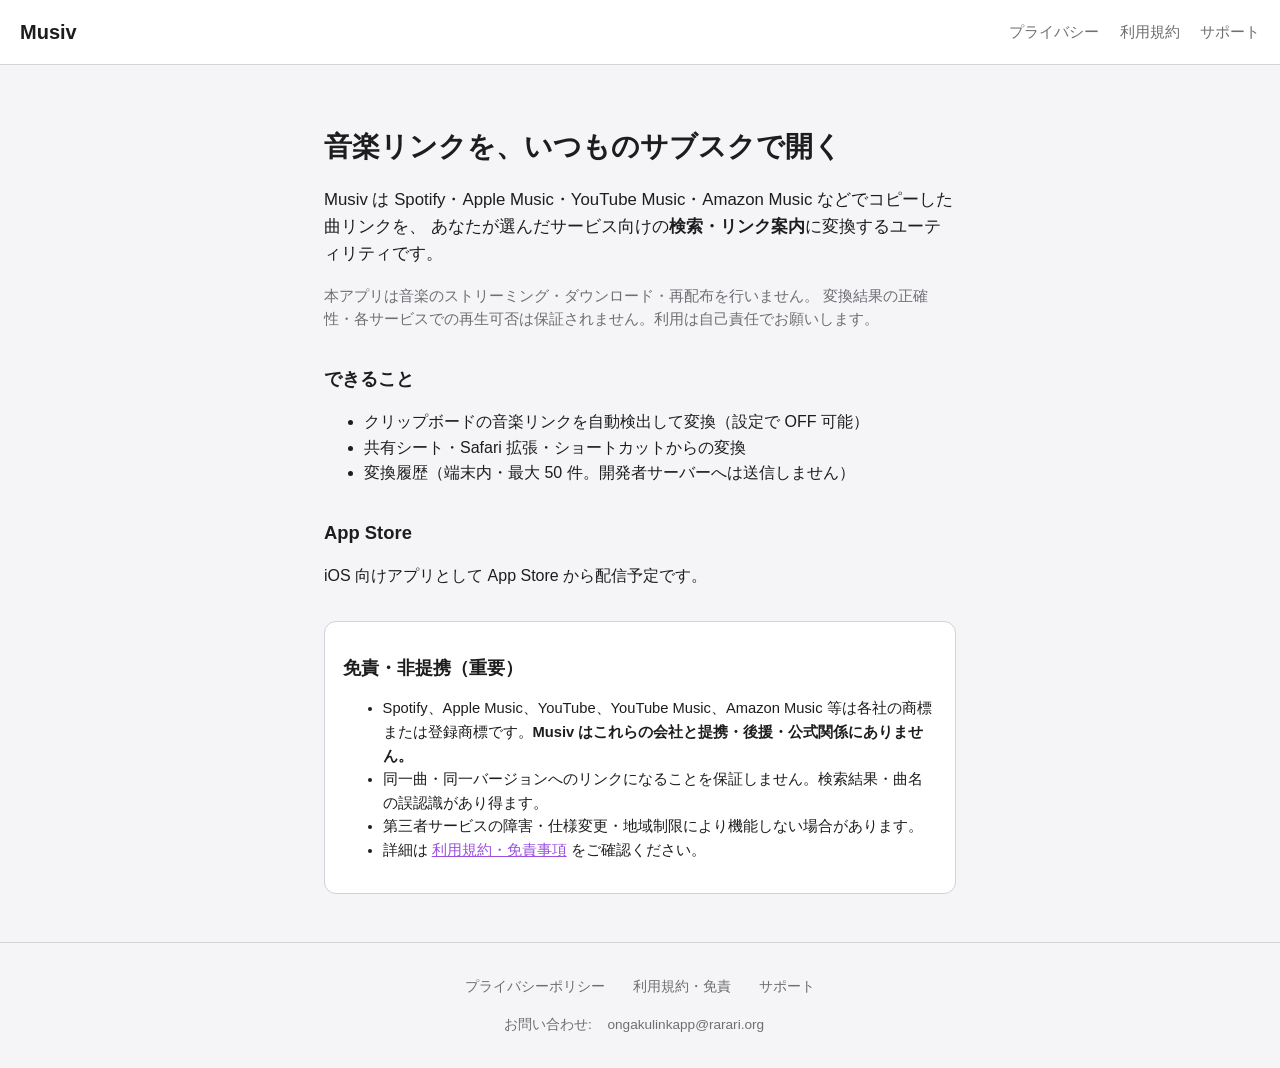
<file: index.html>
<!DOCTYPE html>
<html lang="ja">
<head>
  <meta charset="utf-8">
  <meta name="viewport" content="width=device-width, initial-scale=1">
  <title>Musiv — 音楽リンクをあなたのサブスクへ</title>
  <meta name="description" content="Spotify・Apple Music などの共有リンクを、登録したサブスクリプション向けのリンクに変換する iOS アプリです。">
  <link rel="stylesheet" href="style.css">
</head>
<body>
  <header class="site-header">
    <p class="logo">Musiv</p>
    <nav>
      <a href="privacy.html">プライバシー</a>
      <a href="terms.html">利用規約</a>
      <a href="support.html">サポート</a>
    </nav>
  </header>

  <main>
    <section class="hero">
      <h1>音楽リンクを、いつものサブスクで開く</h1>
      <p class="lead">
        Musiv は Spotify・Apple Music・YouTube Music・Amazon Music などでコピーした曲リンクを、
        あなたが選んだサービス向けの<strong>検索・リンク案内</strong>に変換するユーティリティです。
      </p>
      <p class="note legal-emphasis">
        本アプリは音楽のストリーミング・ダウンロード・再配布を行いません。
        変換結果の正確性・各サービスでの再生可否は保証されません。利用は自己責任でお願いします。
      </p>
    </section>

    <section>
      <h2>できること</h2>
      <ul>
        <li>クリップボードの音楽リンクを自動検出して変換（設定で OFF 可能）</li>
        <li>共有シート・Safari 拡張・ショートカットからの変換</li>
        <li>変換履歴（端末内・最大 50 件。開発者サーバーへは送信しません）</li>
      </ul>
    </section>

    <section>
      <h2>App Store</h2>
      <p>iOS 向けアプリとして App Store から配信予定です。</p>
    </section>

    <section class="legal-box">
      <h2>免責・非提携（重要）</h2>
      <ul>
        <li>Spotify、Apple Music、YouTube、YouTube Music、Amazon Music 等は各社の商標または登録商標です。<strong>Musiv はこれらの会社と提携・後援・公式関係にありません。</strong></li>
        <li>同一曲・同一バージョンへのリンクになることを保証しません。検索結果・曲名の誤認識があり得ます。</li>
        <li>第三者サービスの障害・仕様変更・地域制限により機能しない場合があります。</li>
        <li>詳細は <a href="terms.html">利用規約・免責事項</a> をご確認ください。</li>
      </ul>
    </section>
  </main>

  <footer class="site-footer">
    <a href="privacy.html">プライバシーポリシー</a>
    <a href="terms.html">利用規約・免責</a>
    <a href="support.html">サポート</a>
    <p class="footer-contact">
      お問い合わせ:
      <a href="mailto:ongakulinkapp@rarari.org?subject=Musiv">ongakulinkapp@rarari.org</a>
    </p>
  </footer>
</body>
</html>
</file>
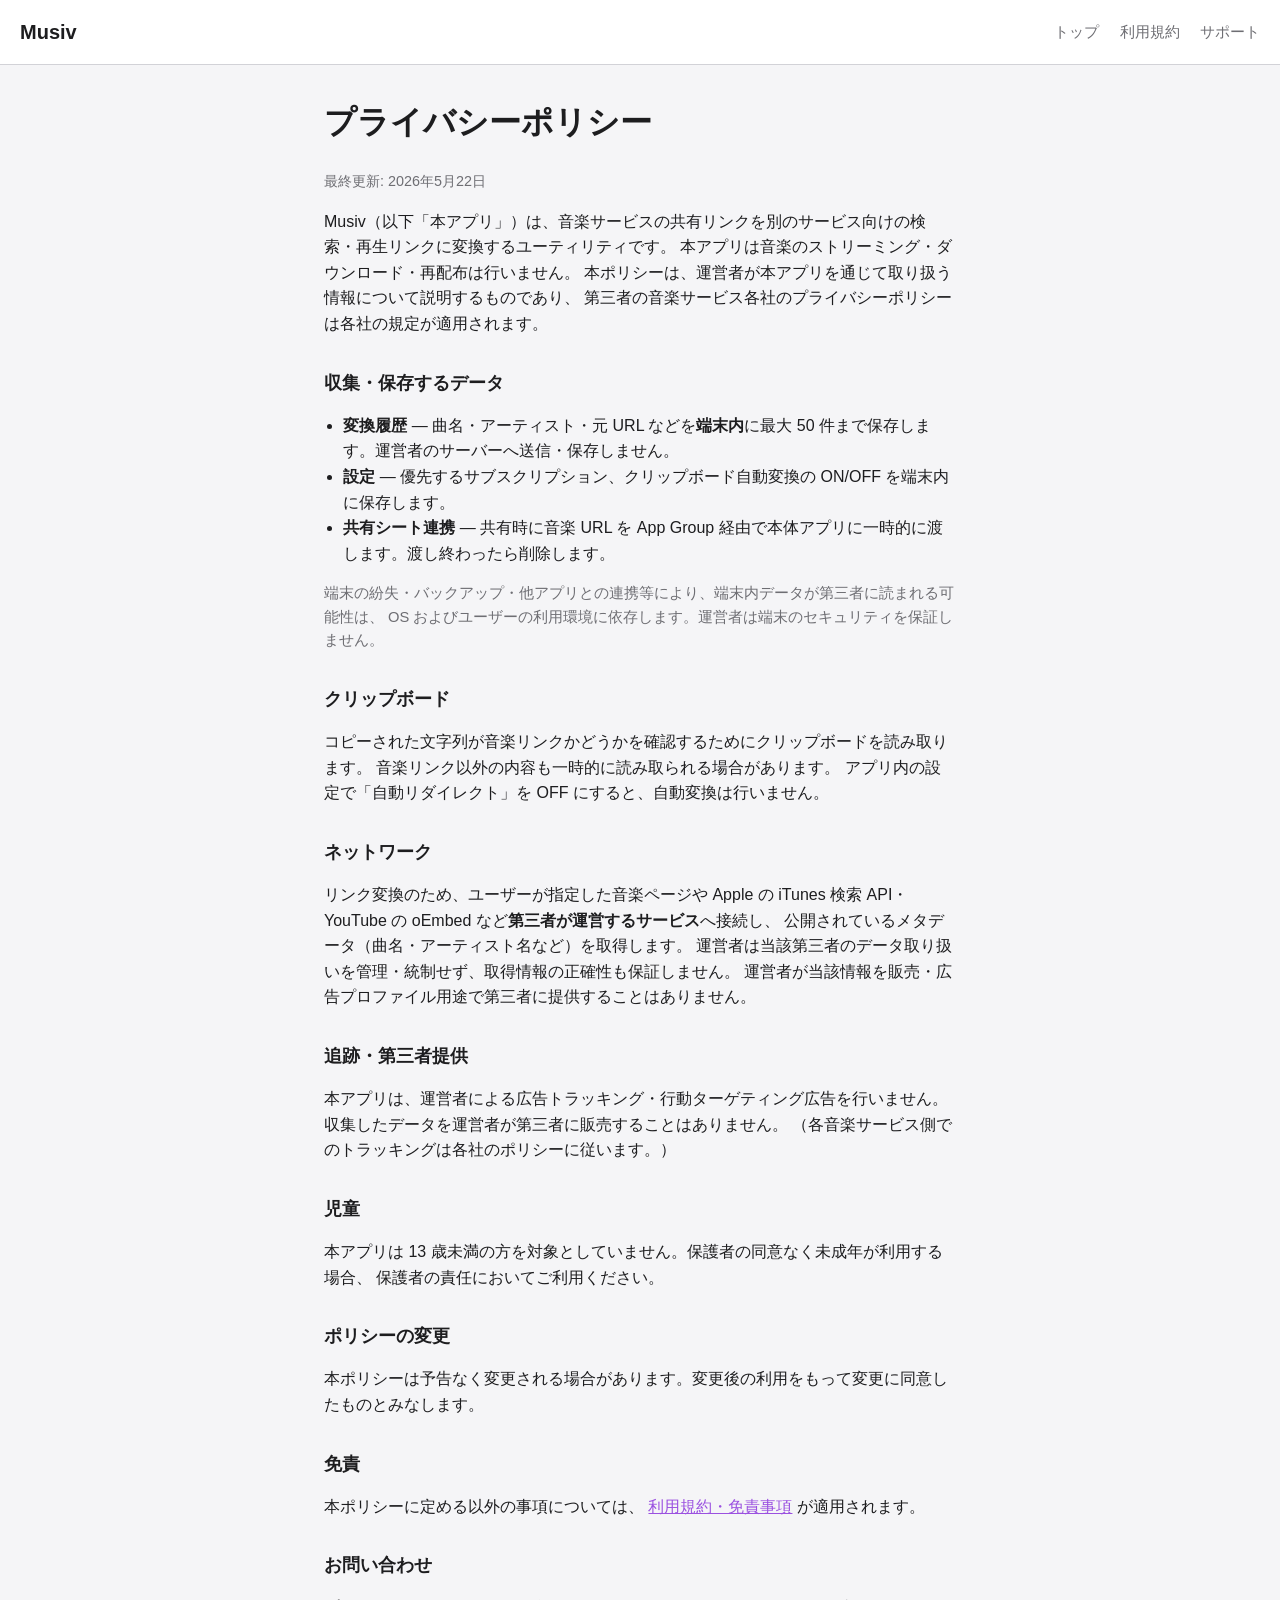
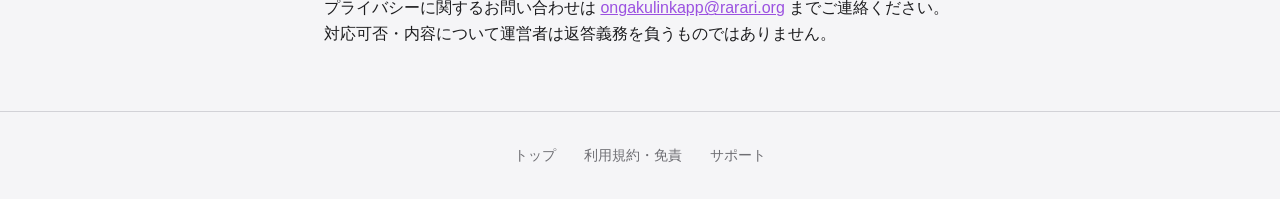
<file: privacy.html>
<!DOCTYPE html>
<html lang="ja">
<head>
  <meta charset="utf-8">
  <meta name="viewport" content="width=device-width, initial-scale=1">
  <title>プライバシーポリシー — Musiv</title>
  <link rel="stylesheet" href="style.css">
</head>
<body>
  <header class="site-header">
    <p class="logo"><a href="index.html">Musiv</a></p>
    <nav>
      <a href="index.html">トップ</a>
      <a href="terms.html">利用規約</a>
      <a href="support.html">サポート</a>
    </nav>
  </header>

  <main class="prose legal">
    <h1>プライバシーポリシー</h1>
    <p class="updated">最終更新: 2026年5月22日</p>

    <p>
      Musiv（以下「本アプリ」）は、音楽サービスの共有リンクを別のサービス向けの検索・再生リンクに変換するユーティリティです。
      本アプリは音楽のストリーミング・ダウンロード・再配布は行いません。
      本ポリシーは、運営者が本アプリを通じて取り扱う情報について説明するものであり、
      第三者の音楽サービス各社のプライバシーポリシーは各社の規定が適用されます。
    </p>

    <h2>収集・保存するデータ</h2>
    <ul>
      <li><strong>変換履歴</strong> — 曲名・アーティスト・元 URL などを<strong>端末内</strong>に最大 50 件まで保存します。運営者のサーバーへ送信・保存しません。</li>
      <li><strong>設定</strong> — 優先するサブスクリプション、クリップボード自動変換の ON/OFF を端末内に保存します。</li>
      <li><strong>共有シート連携</strong> — 共有時に音楽 URL を App Group 経由で本体アプリに一時的に渡します。渡し終わったら削除します。</li>
    </ul>
    <p class="legal-emphasis">
      端末の紛失・バックアップ・他アプリとの連携等により、端末内データが第三者に読まれる可能性は、
      OS およびユーザーの利用環境に依存します。運営者は端末のセキュリティを保証しません。
    </p>

    <h2>クリップボード</h2>
    <p>
      コピーされた文字列が音楽リンクかどうかを確認するためにクリップボードを読み取ります。
      音楽リンク以外の内容も一時的に読み取られる場合があります。
      アプリ内の設定で「自動リダイレクト」を OFF にすると、自動変換は行いません。
    </p>

    <h2>ネットワーク</h2>
    <p>
      リンク変換のため、ユーザーが指定した音楽ページや Apple の iTunes 検索 API・YouTube の oEmbed など<strong>第三者が運営するサービス</strong>へ接続し、
      公開されているメタデータ（曲名・アーティスト名など）を取得します。
      運営者は当該第三者のデータ取り扱いを管理・統制せず、取得情報の正確性も保証しません。
      運営者が当該情報を販売・広告プロファイル用途で第三者に提供することはありません。
    </p>

    <h2>追跡・第三者提供</h2>
    <p>
      本アプリは、運営者による広告トラッキング・行動ターゲティング広告を行いません。
      収集したデータを運営者が第三者に販売することはありません。
      （各音楽サービス側でのトラッキングは各社のポリシーに従います。）
    </p>

    <h2>児童</h2>
    <p>
      本アプリは 13 歳未満の方を対象としていません。保護者の同意なく未成年が利用する場合、
      保護者の責任においてご利用ください。
    </p>

    <h2>ポリシーの変更</h2>
    <p>
      本ポリシーは予告なく変更される場合があります。変更後の利用をもって変更に同意したものとみなします。
    </p>

    <h2>免責</h2>
    <p>
      本ポリシーに定める以外の事項については、
      <a href="terms.html">利用規約・免責事項</a> が適用されます。
    </p>

    <h2>お問い合わせ</h2>
    <p>
      プライバシーに関するお問い合わせは
      <a href="mailto:ongakulinkapp@rarari.org?subject=Musiv%20プライバシー">ongakulinkapp@rarari.org</a>
      までご連絡ください。対応可否・内容について運営者は返答義務を負うものではありません。
    </p>
  </main>

  <footer class="site-footer">
    <a href="index.html">トップ</a>
    <a href="terms.html">利用規約・免責</a>
    <a href="support.html">サポート</a>
  </footer>
</body>
</html>
</file>
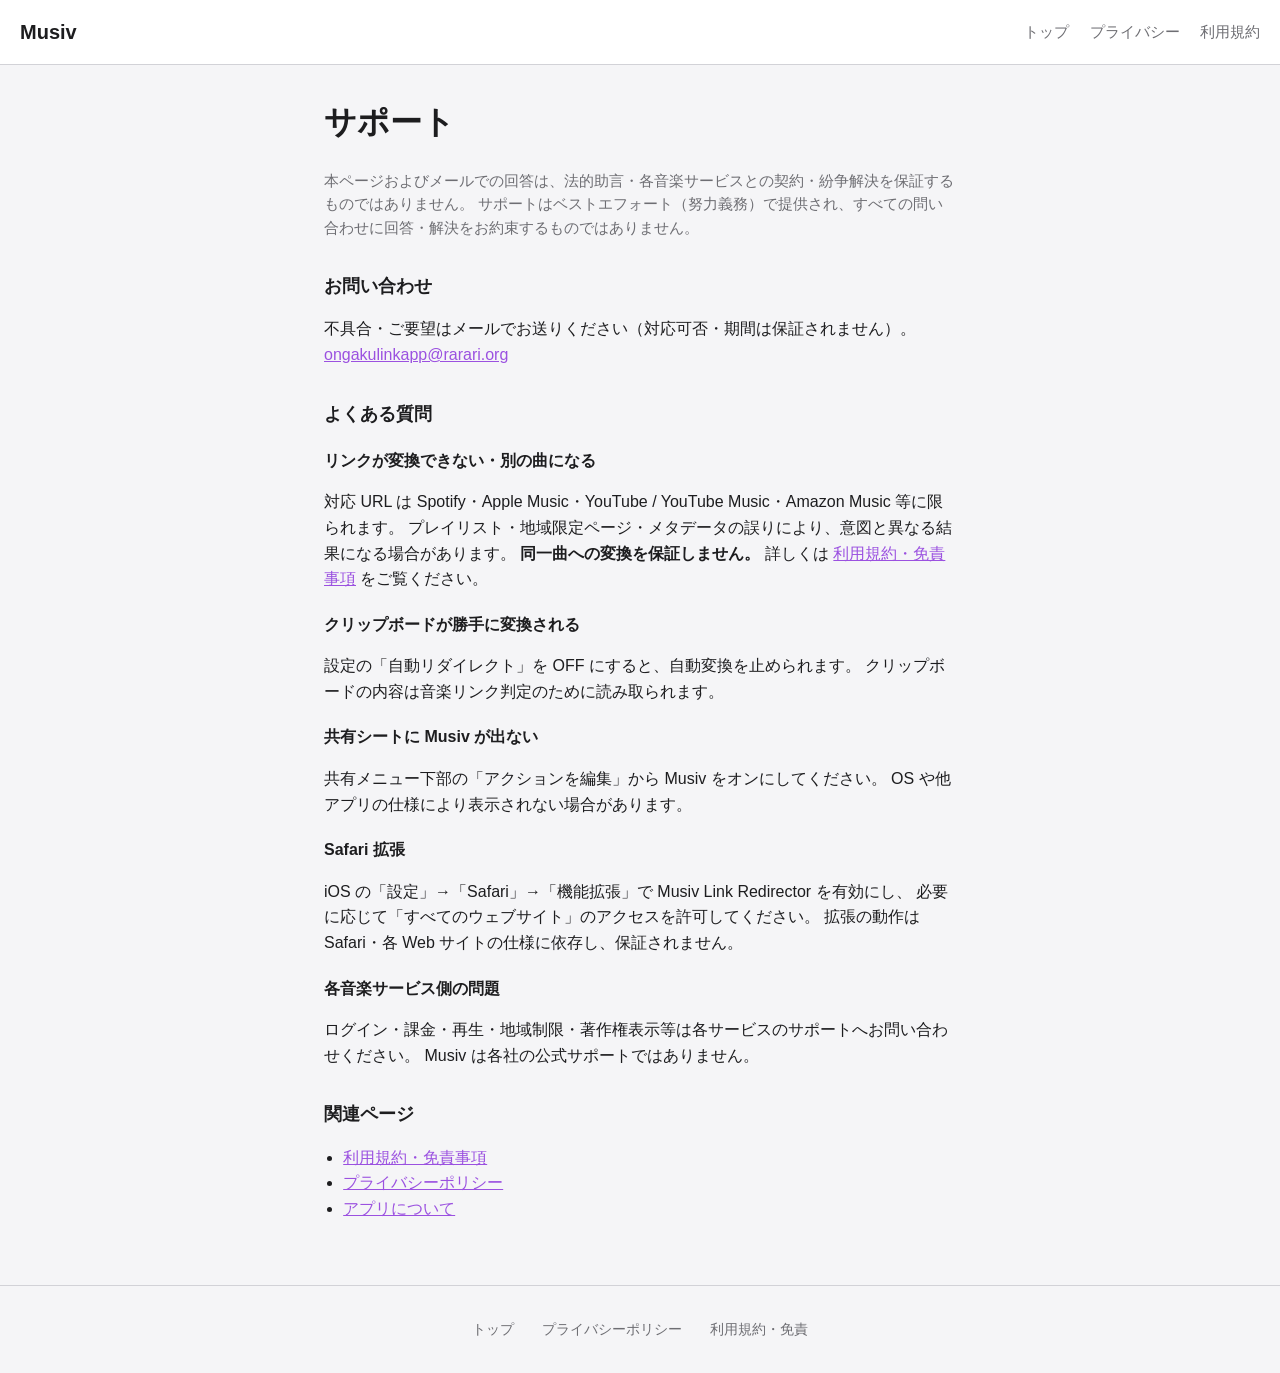
<file: support.html>
<!DOCTYPE html>
<html lang="ja">
<head>
  <meta charset="utf-8">
  <meta name="viewport" content="width=device-width, initial-scale=1">
  <title>サポート — Musiv</title>
  <link rel="stylesheet" href="style.css">
</head>
<body>
  <header class="site-header">
    <p class="logo"><a href="index.html">Musiv</a></p>
    <nav>
      <a href="index.html">トップ</a>
      <a href="privacy.html">プライバシー</a>
      <a href="terms.html">利用規約</a>
    </nav>
  </header>

  <main class="prose legal">
    <h1>サポート</h1>

    <p class="legal-emphasis">
      本ページおよびメールでの回答は、法的助言・各音楽サービスとの契約・紛争解決を保証するものではありません。
      サポートはベストエフォート（努力義務）で提供され、すべての問い合わせに回答・解決をお約束するものではありません。
    </p>

    <h2>お問い合わせ</h2>
    <p>
      不具合・ご要望はメールでお送りください（対応可否・期間は保証されません）。<br>
      <a href="mailto:ongakulinkapp@rarari.org?subject=Musiv%20サポート">ongakulinkapp@rarari.org</a>
    </p>

    <h2>よくある質問</h2>

    <h3>リンクが変換できない・別の曲になる</h3>
    <p>
      対応 URL は Spotify・Apple Music・YouTube / YouTube Music・Amazon Music 等に限られます。
      プレイリスト・地域限定ページ・メタデータの誤りにより、意図と異なる結果になる場合があります。
      <strong>同一曲への変換を保証しません。</strong> 詳しくは <a href="terms.html">利用規約・免責事項</a> をご覧ください。
    </p>

    <h3>クリップボードが勝手に変換される</h3>
    <p>
      設定の「自動リダイレクト」を OFF にすると、自動変換を止められます。
      クリップボードの内容は音楽リンク判定のために読み取られます。
    </p>

    <h3>共有シートに Musiv が出ない</h3>
    <p>
      共有メニュー下部の「アクションを編集」から Musiv をオンにしてください。
      OS や他アプリの仕様により表示されない場合があります。
    </p>

    <h3>Safari 拡張</h3>
    <p>
      iOS の「設定」→「Safari」→「機能拡張」で Musiv Link Redirector を有効にし、
      必要に応じて「すべてのウェブサイト」のアクセスを許可してください。
      拡張の動作は Safari・各 Web サイトの仕様に依存し、保証されません。
    </p>

    <h3>各音楽サービス側の問題</h3>
    <p>
      ログイン・課金・再生・地域制限・著作権表示等は各サービスのサポートへお問い合わせください。
      Musiv は各社の公式サポートではありません。
    </p>

    <h2>関連ページ</h2>
    <ul>
      <li><a href="terms.html">利用規約・免責事項</a></li>
      <li><a href="privacy.html">プライバシーポリシー</a></li>
      <li><a href="index.html">アプリについて</a></li>
    </ul>
  </main>

  <footer class="site-footer">
    <a href="index.html">トップ</a>
    <a href="privacy.html">プライバシーポリシー</a>
    <a href="terms.html">利用規約・免責</a>
  </footer>
</body>
</html>
</file>
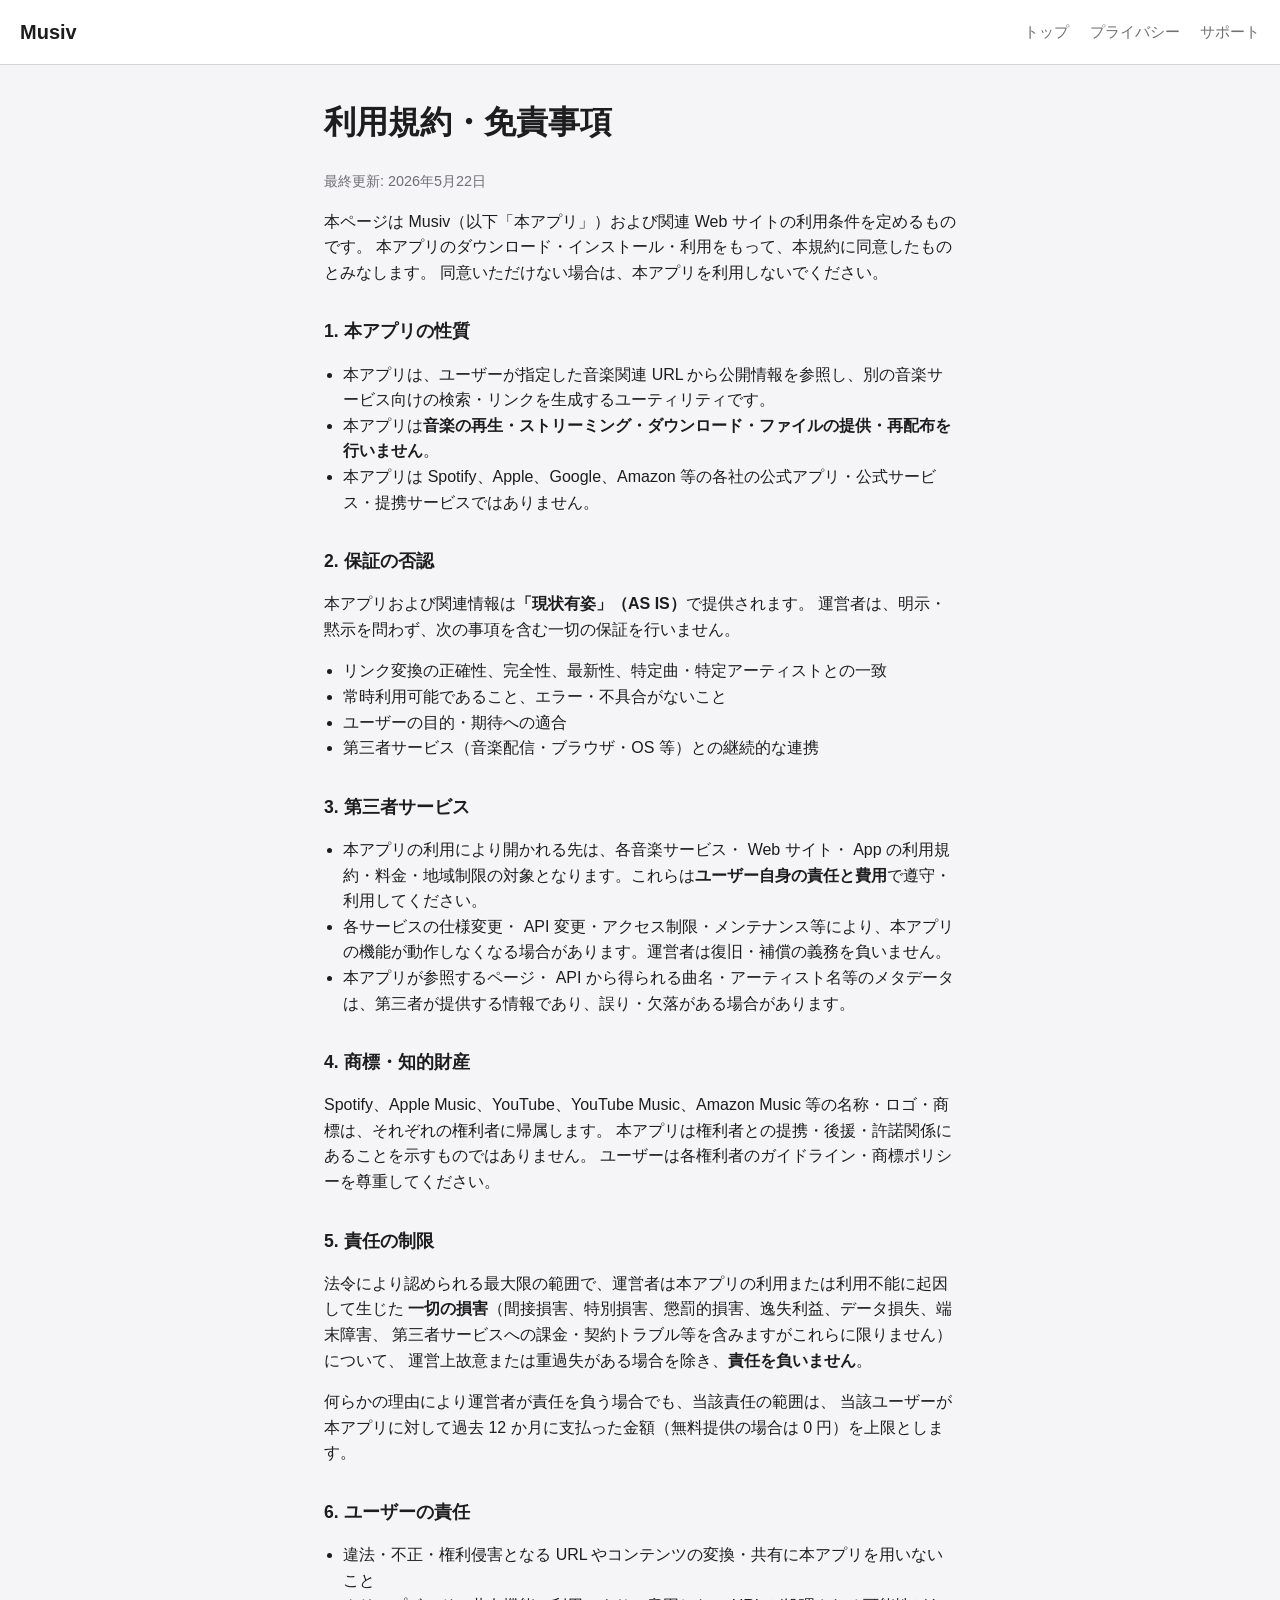
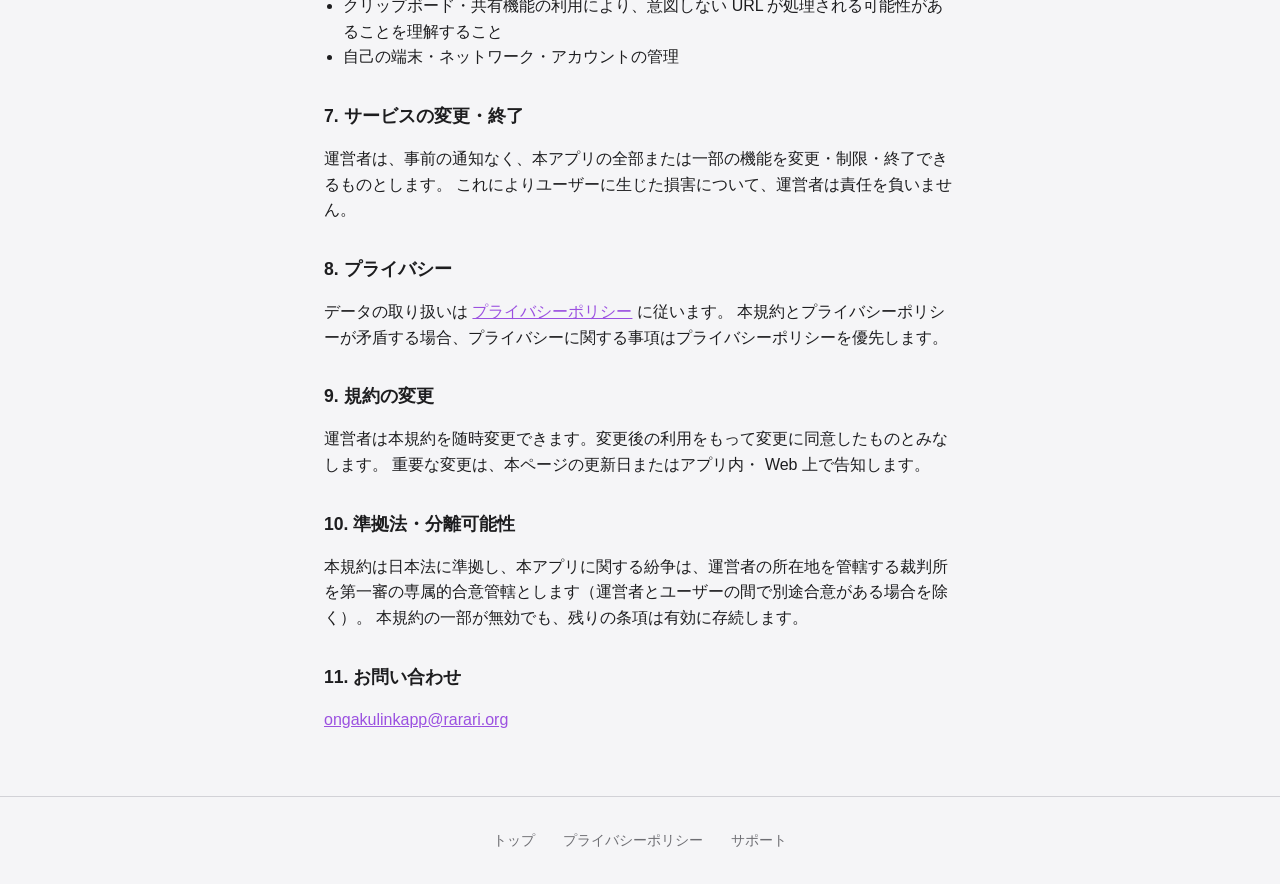
<file: terms.html>
<!DOCTYPE html>
<html lang="ja">
<head>
  <meta charset="utf-8">
  <meta name="viewport" content="width=device-width, initial-scale=1">
  <title>利用規約・免責事項 — Musiv</title>
  <link rel="stylesheet" href="style.css">
</head>
<body>
  <header class="site-header">
    <p class="logo"><a href="index.html">Musiv</a></p>
    <nav>
      <a href="index.html">トップ</a>
      <a href="privacy.html">プライバシー</a>
      <a href="support.html">サポート</a>
    </nav>
  </header>

  <main class="prose legal">
    <h1>利用規約・免責事項</h1>
    <p class="updated">最終更新: 2026年5月22日</p>

    <p>
      本ページは Musiv（以下「本アプリ」）および関連 Web サイトの利用条件を定めるものです。
      本アプリのダウンロード・インストール・利用をもって、本規約に同意したものとみなします。
      同意いただけない場合は、本アプリを利用しないでください。
    </p>

    <h2>1. 本アプリの性質</h2>
    <ul>
      <li>本アプリは、ユーザーが指定した音楽関連 URL から公開情報を参照し、別の音楽サービス向けの検索・リンクを生成するユーティリティです。</li>
      <li>本アプリは<strong>音楽の再生・ストリーミング・ダウンロード・ファイルの提供・再配布を行いません</strong>。</li>
      <li>本アプリは Spotify、Apple、Google、Amazon 等の各社の公式アプリ・公式サービス・提携サービスではありません。</li>
    </ul>

    <h2>2. 保証の否認</h2>
    <p>
      本アプリおよび関連情報は<strong>「現状有姿」（AS IS）</strong>で提供されます。
      運営者は、明示・黙示を問わず、次の事項を含む一切の保証を行いません。
    </p>
    <ul>
      <li>リンク変換の正確性、完全性、最新性、特定曲・特定アーティストとの一致</li>
      <li>常時利用可能であること、エラー・不具合がないこと</li>
      <li>ユーザーの目的・期待への適合</li>
      <li>第三者サービス（音楽配信・ブラウザ・OS 等）との継続的な連携</li>
    </ul>

    <h2>3. 第三者サービス</h2>
    <ul>
      <li>本アプリの利用により開かれる先は、各音楽サービス・ Web サイト・ App の利用規約・料金・地域制限の対象となります。これらは<strong>ユーザー自身の責任と費用</strong>で遵守・利用してください。</li>
      <li>各サービスの仕様変更・ API 変更・アクセス制限・メンテナンス等により、本アプリの機能が動作しなくなる場合があります。運営者は復旧・補償の義務を負いません。</li>
      <li>本アプリが参照するページ・ API から得られる曲名・アーティスト名等のメタデータは、第三者が提供する情報であり、誤り・欠落がある場合があります。</li>
    </ul>

    <h2>4. 商標・知的財産</h2>
    <p>
      Spotify、Apple Music、YouTube、YouTube Music、Amazon Music 等の名称・ロゴ・商標は、それぞれの権利者に帰属します。
      本アプリは権利者との提携・後援・許諾関係にあることを示すものではありません。
      ユーザーは各権利者のガイドライン・商標ポリシーを尊重してください。
    </p>

    <h2>5. 責任の制限</h2>
    <p>
      法令により認められる最大限の範囲で、運営者は本アプリの利用または利用不能に起因して生じた
      <strong>一切の損害</strong>（間接損害、特別損害、懲罰的損害、逸失利益、データ損失、端末障害、
      第三者サービスへの課金・契約トラブル等を含みますがこれらに限りません）について、
      運営上故意または重過失がある場合を除き、<strong>責任を負いません</strong>。
    </p>
    <p>
      何らかの理由により運営者が責任を負う場合でも、当該責任の範囲は、
      当該ユーザーが本アプリに対して過去 12 か月に支払った金額（無料提供の場合は 0 円）を上限とします。
    </p>

    <h2>6. ユーザーの責任</h2>
    <ul>
      <li>違法・不正・権利侵害となる URL やコンテンツの変換・共有に本アプリを用いないこと</li>
      <li>クリップボード・共有機能の利用により、意図しない URL が処理される可能性があることを理解すること</li>
      <li>自己の端末・ネットワーク・アカウントの管理</li>
    </ul>

    <h2>7. サービスの変更・終了</h2>
    <p>
      運営者は、事前の通知なく、本アプリの全部または一部の機能を変更・制限・終了できるものとします。
      これによりユーザーに生じた損害について、運営者は責任を負いません。
    </p>

    <h2>8. プライバシー</h2>
    <p>
      データの取り扱いは <a href="privacy.html">プライバシーポリシー</a> に従います。
      本規約とプライバシーポリシーが矛盾する場合、プライバシーに関する事項はプライバシーポリシーを優先します。
    </p>

    <h2>9. 規約の変更</h2>
    <p>
      運営者は本規約を随時変更できます。変更後の利用をもって変更に同意したものとみなします。
      重要な変更は、本ページの更新日またはアプリ内・ Web 上で告知します。
    </p>

    <h2>10. 準拠法・分離可能性</h2>
    <p>
      本規約は日本法に準拠し、本アプリに関する紛争は、運営者の所在地を管轄する裁判所を第一審の専属的合意管轄とします（運営者とユーザーの間で別途合意がある場合を除く）。
      本規約の一部が無効でも、残りの条項は有効に存続します。
    </p>

    <h2>11. お問い合わせ</h2>
    <p>
      <a href="mailto:ongakulinkapp@rarari.org?subject=Musiv%20利用規約">ongakulinkapp@rarari.org</a>
    </p>
  </main>

  <footer class="site-footer">
    <a href="index.html">トップ</a>
    <a href="privacy.html">プライバシーポリシー</a>
    <a href="support.html">サポート</a>
  </footer>
</body>
</html>
</file>
<file: style.css>
:root {
  color-scheme: light dark;
  --bg: #f5f5f7;
  --fg: #1d1d1f;
  --muted: #6e6e73;
  --accent: #9b51e0;
  --card: #ffffff;
  --border: #d2d2d7;
}

@media (prefers-color-scheme: dark) {
  :root {
    --bg: #000000;
    --fg: #f5f5f7;
    --muted: #a1a1a6;
    --card: #1c1c1e;
    --border: #38383a;
  }
}

* { box-sizing: border-box; }

body {
  margin: 0;
  font-family: -apple-system, BlinkMacSystemFont, "Segoe UI", Roboto, Helvetica, Arial, sans-serif;
  background: var(--bg);
  color: var(--fg);
  line-height: 1.6;
}

a { color: var(--accent); }

.site-header {
  display: flex;
  justify-content: space-between;
  align-items: center;
  padding: 1rem 1.25rem;
  border-bottom: 1px solid var(--border);
  background: var(--card);
}

.logo { margin: 0; font-weight: 700; font-size: 1.25rem; }
.logo a { color: inherit; text-decoration: none; }

nav a {
  margin-left: 1rem;
  color: var(--muted);
  text-decoration: none;
  font-size: 0.95rem;
}

nav a:hover { color: var(--accent); }

main {
  max-width: 42rem;
  margin: 0 auto;
  padding: 2rem 1.25rem 3rem;
}

.hero h1 { font-size: 1.75rem; line-height: 1.25; margin-top: 0; }
.lead { font-size: 1.05rem; }
.note { color: var(--muted); font-size: 0.95rem; }

section { margin-top: 2rem; }
section h2 { font-size: 1.15rem; margin-bottom: 0.5rem; }

.disclaimer { font-size: 0.9rem; color: var(--muted); }

.legal-box,
.legal-emphasis {
  font-size: 0.92rem;
}

.legal-box {
  padding: 1rem 1.1rem;
  border: 1px solid var(--border);
  border-radius: 12px;
  background: var(--card);
}

.legal-emphasis {
  color: var(--muted);
}

.prose.legal ul { padding-left: 1.2rem; }

.footer-contact {
  margin: 1rem 0 0;
  font-size: 0.85rem;
  color: var(--muted);
}

.prose h1 { margin-top: 0; }
.prose .updated { color: var(--muted); font-size: 0.9rem; }
.prose h2 { font-size: 1.1rem; margin-top: 2rem; }
.prose h3 { font-size: 1rem; margin-top: 1.25rem; }

.site-footer {
  text-align: center;
  padding: 2rem 1rem;
  border-top: 1px solid var(--border);
  font-size: 0.9rem;
}

.site-footer a {
  margin: 0 0.75rem;
  color: var(--muted);
  text-decoration: none;
}

.site-footer a:hover { color: var(--accent); }
</file>
